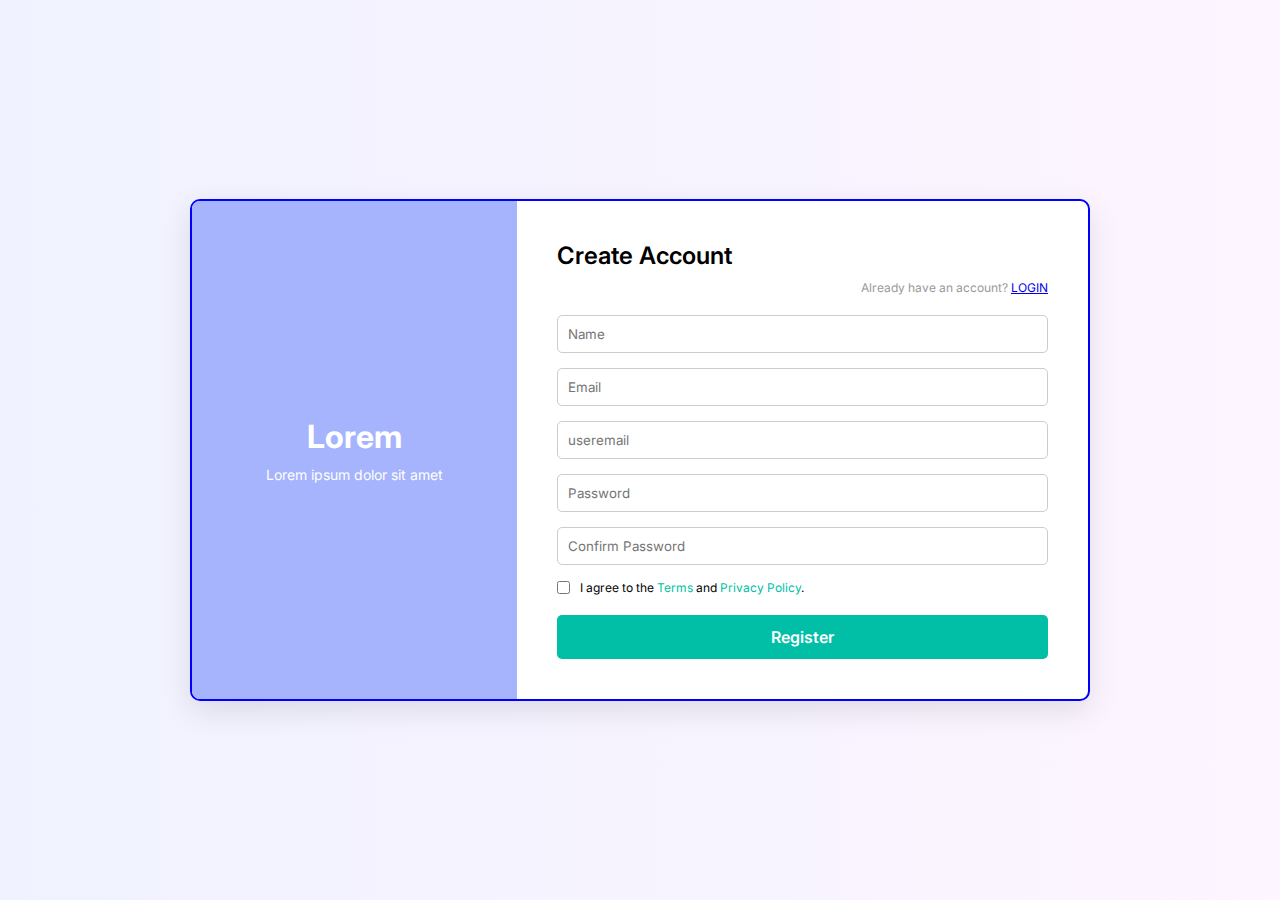
<file: register.html>
<!DOCTYPE html>
<html lang="en">
<head>
  <meta charset="UTF-8">
  <meta name="viewport" content="width=device-width, initial-scale=1.0">
  <title>Create Account</title>
  <link href="https://fonts.googleapis.com/css2?family=Inter:wght@400;600;700&display=swap" rel="stylesheet">
  <style>
    * {
      box-sizing: border-box;
      margin: 0;
      padding: 0;
      font-family: 'Inter', sans-serif;
    }

    body {
      background: linear-gradient(to right, #f0f2ff, #fdf5ff);
      display: flex;
      align-items: center;
      justify-content: center;
      height: 100vh;
    }

    .container {
      display: flex;
      background: white;
      border: 2px solid #00f;
      border-radius: 10px;
      overflow: hidden;
      box-shadow: 0 10px 30px rgba(0, 0, 0, 0.1);
      max-width: 900px;
      width: 100%;
    }

    .left {
      background: #a5b4fc;
      color: white;
      flex: 1;
      padding: 40px;
      display: flex;
      flex-direction: column;
      align-items: center;
      justify-content: center;
    }

    .left h1 {
      font-size: 32px;
      font-weight: 700;
      margin-bottom: 10px;
    }

    .left p {
      font-size: 14px;
    }

    .right {
      flex: 2;
      padding: 40px;
    }

    .right h2 {
      font-size: 24px;
      font-weight: 600;
      margin-bottom: 10px;
    }

    .right p.login-link {
      text-align: right;
      font-size: 12px;
      color: #999;
      margin-bottom: 20px;
    }

    .form-group {
      margin-bottom: 15px;
    }

    input[type="text"],
    input[type="email"],
    input[type="password"] {
      width: 100%;
      padding: 10px;
      border-radius: 5px;
      border: 1px solid #ccc;
    }

    .checkbox-group {
      display: flex;
      align-items: center;
      font-size: 12px;
      margin-bottom: 20px;
    }

    .checkbox-group input {
      margin-right: 10px;
    }

    .checkbox-group a {
      color: #00bfa6;
      text-decoration: none;
    }

    button {
      width: 100%;
      background: #00bfa6;
      color: white;
      padding: 12px;
      font-weight: 600;
      font-size: 16px;
      border: none;
      border-radius: 5px;
      cursor: pointer;
      transition: background 0.3s ease;
    }

    button:hover {
      background: #009e8a;
    }
  </style>
</head>
<body>
  <div class="container">
    <div class="left">
      <h1>Lorem</h1>
      <p>Lorem ipsum dolor sit amet</p>
    </div>
    <div class="right">
      <h2>Create Account</h2>
      <p class="login-link">Already have an account? <a href="#">LOGIN</a></p>
      <form id="signupForm">
        <div class="form-group">
          <input type="text" placeholder="Name" required>
        </div>
        <div class="form-group">
          <input type="email" placeholder="Email" required>
        </div>
        <div class="form-group">
          <input type="text" placeholder="useremail" required>
        </div>
        <div class="form-group">
          <input type="password" placeholder="Password" required>
        </div>
        <div class="form-group">
          <input type="password" placeholder="Confirm Password" required>
        </div>
        <div class="checkbox-group">
          <input type="checkbox" id="agree" required>
          <label for="agree">I agree to the <a href="#">Terms</a> and <a href="#">Privacy Policy</a>.</label>
        </div>
        <button type="submit">Register</button>
      </form>
    </div>
  </div>

  <script>
    document.getElementById("signupForm").addEventListener("submit", function(e) {
      e.preventDefault();
      alert("Account created successfully!");
    });
  </script>
</body>
</html>
</file>
